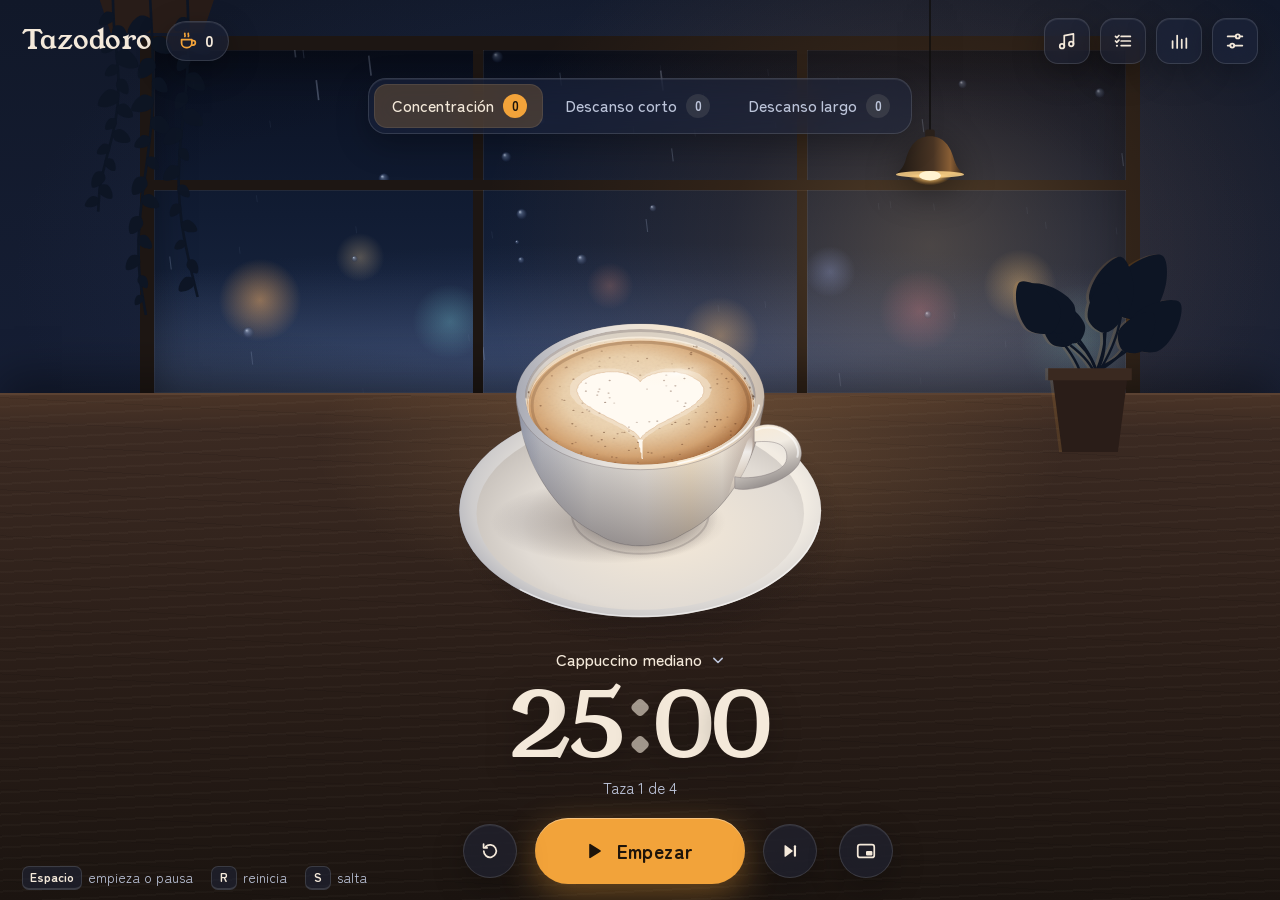
<file: index.html>
<!doctype html>
<html lang="es">
<head>
  <meta charset="utf-8">
  <meta name="viewport" content="width=device-width, initial-scale=1, viewport-fit=cover">
  <title>Tazodoro</title>
  <meta name="description" content="Un Pomodoro de café: tu bebida se vacía al ritmo del tiempo y se vuelve a llenar en los descansos.">
  <meta property="og:title" content="Tazodoro">
  <meta property="og:description" content="Un Pomodoro de café: tu bebida se vacía al ritmo del tiempo y se vuelve a llenar en los descansos.">
  <meta property="og:type" content="website">
  <meta name="theme-color" content="#141B2E">
  <meta name="color-scheme" content="dark">
  <link rel="manifest" href="manifest.webmanifest">
  <link rel="icon" href="data:image/svg+xml,%3Csvg xmlns='http://www.w3.org/2000/svg' viewBox='0 0 32 32'%3E%3Cpath d='M6 9h17v11a6 6 0 0 1-6 6h-5a6 6 0 0 1-6-6z' fill='%23F4E9DA'/%3E%3C/svg%3E">
  <link rel="preconnect" href="https://fonts.googleapis.com">
  <link rel="preconnect" href="https://fonts.gstatic.com" crossorigin>
  <link rel="stylesheet" href="https://fonts.googleapis.com/css2?family=Young+Serif&family=Zen+Maru+Gothic:wght@400;500;700&display=swap">
  <link rel="stylesheet" href="css/base.css">
  <link rel="stylesheet" href="css/escena.css">
  <link rel="stylesheet" href="css/paneles.css">
  <link rel="stylesheet" href="css/temas/nocturna.css">
  <link rel="stylesheet" href="css/temas/kawaii.css">
  <link rel="stylesheet" href="css/temas/retro.css">
  <link rel="stylesheet" href="css/temas/kraft.css">
  <!-- precargas: generado por herramientas/precargas.mjs -->
  <link rel="modulepreload" href="js/textos.js">
  <link rel="modulepreload" href="js/estado.js">
  <link rel="modulepreload" href="js/temporizador.js">
  <link rel="modulepreload" href="js/registros.js">
  <link rel="modulepreload" href="js/bebidas/catalogo.js">
  <link rel="modulepreload" href="js/bebidas/escena.js">
  <link rel="modulepreload" href="js/util/tiempo.js">
  <link rel="modulepreload" href="js/ui/controles.js">
  <link rel="modulepreload" href="js/ui/carta.js">
  <link rel="modulepreload" href="js/ui/ajustes.js">
  <link rel="modulepreload" href="js/ui/dialogo.js">
  <link rel="modulepreload" href="js/ui/prueba.js">
  <link rel="modulepreload" href="js/ui/avisos.js">
  <link rel="modulepreload" href="js/audio/motor.js">
  <link rel="modulepreload" href="js/audio/campanita.js">
  <link rel="modulepreload" href="js/audio/ambientes.js">
  <link rel="modulepreload" href="js/ui/sonidos.js">
  <link rel="modulepreload" href="js/ui/tareas.js">
  <link rel="modulepreload" href="js/ui/estadisticas.js">
  <link rel="modulepreload" href="js/ui/flotante.js">
  <link rel="modulepreload" href="js/tareas.js">
  <link rel="modulepreload" href="js/temas.js">
  <link rel="modulepreload" href="js/nombres.js">
  <link rel="modulepreload" href="js/bebidas/renderizador.js">
  <link rel="modulepreload" href="js/bebidas/maquinas.js">
  <link rel="modulepreload" href="js/util/azar.js">
  <link rel="modulepreload" href="js/util/svg.js">
  <link rel="modulepreload" href="js/ui/iconos.js">
  <link rel="modulepreload" href="js/ui/reloj.js">
  <link rel="modulepreload" href="js/estadisticas.js">
  <link rel="modulepreload" href="js/bebidas/partes.js">
  <link rel="modulepreload" href="js/fondos/nocturna.js">
  <link rel="modulepreload" href="js/fondos/kawaii.js">
  <link rel="modulepreload" href="js/fondos/retro.js">
  <link rel="modulepreload" href="js/fondos/kraft.js">
  <link rel="modulepreload" href="js/bebidas/recipientes.js">
  <link rel="modulepreload" href="js/bebidas/detalles.js">
  <link rel="modulepreload" href="js/bebidas/flotantes.js">
  <link rel="modulepreload" href="js/bebidas/restos.js">
  <link rel="modulepreload" href="js/bebidas/opaco.js">
  <link rel="modulepreload" href="js/bebidas/vidrio.js">
  <link rel="modulepreload" href="js/bebidas/capas.js">
  <link rel="modulepreload" href="js/bebidas/carita.js">
  <link rel="modulepreload" href="js/util/color.js">
  <link rel="modulepreload" href="js/bebidas/texturas.js">
  <link rel="modulepreload" href="js/bebidas/artes.js">
  <!-- /precargas -->
  <script type="module" src="js/main.js"></script>
</head>
<body>
  <div class="app" data-tema="nocturna">
    <div class="fondo" aria-hidden="true"></div>

    <header class="barra">
      <div class="marca">
        <h1 class="marca-nombre" data-t="app.nombre"></h1>
        <button class="racha vidrio" type="button" data-accion="racha" aria-haspopup="dialog"><span class="racha-icono"></span><span class="racha-numero" aria-hidden="true">0</span></button>
      </div>
      <div class="barra-iconos">
        <button class="boton-icono vidrio" type="button" data-accion="sonidos" aria-haspopup="dialog" data-t-aria="barra.musica" data-t-title="barra.musica"></button>
        <button class="boton-icono vidrio" type="button" data-accion="tareas" aria-haspopup="dialog" data-t-aria="barra.tareas" data-t-title="barra.tareas"></button>
        <button class="boton-icono vidrio" type="button" data-accion="estadisticas" aria-haspopup="dialog" data-t-aria="barra.estadisticas" data-t-title="barra.estadisticas"></button>
        <button class="boton-icono vidrio" type="button" data-accion="ajustes" aria-haspopup="dialog" data-t-aria="barra.ajustes" data-t-title="barra.ajustes"></button>
      </div>
    </header>

    <nav class="bloques vidrio" data-t-aria="bloques.grupo">
      <button class="bloque" type="button" data-bloque="foco" aria-pressed="true">
        <span class="bloque-nombre" data-t="bloques.foco"></span>
        <span class="bloque-breve" data-t="bloques.focoBreve" aria-hidden="true"></span>
        <span class="contador" aria-hidden="true">0</span>
      </button>
      <button class="bloque" type="button" data-bloque="corto" aria-pressed="false">
        <span class="bloque-nombre" data-t="bloques.corto"></span>
        <span class="bloque-breve" data-t="bloques.cortoBreve" aria-hidden="true"></span>
        <span class="contador" aria-hidden="true">0</span>
      </button>
      <button class="bloque" type="button" data-bloque="largo" aria-pressed="false">
        <span class="bloque-nombre" data-t="bloques.largo"></span>
        <span class="bloque-breve" data-t="bloques.largoBreve" aria-hidden="true"></span>
        <span class="contador" aria-hidden="true">0</span>
      </button>
    </nav>

    <main class="centro">
      <div class="escena" role="img"></div>
      <p class="mensaje vidrio" role="status"></p>
      <div class="mando">
        <button class="pedido" type="button" aria-haspopup="dialog" aria-expanded="false" data-t-title="pedido.abrir">
          <span class="pedido-texto"></span><span class="pedido-flecha"></span>
        </button>
        <div class="reloj" role="timer"><span class="reloj-cifras"></span></div>
        <p class="estado-linea"></p>
        <button class="tarea-activa" type="button" aria-haspopup="dialog" data-t-title="tareas.abrir" hidden><span class="tarea-activa-icono"></span><span class="visualmente-oculto" data-t="tareas.enCursoPrefijo"></span><span class="tarea-activa-texto"></span></button>
        <div class="controles">
          <button class="boton-redondo vidrio" type="button" data-accion="reiniciar" data-t-aria="controles.reiniciar" data-t-title="controles.reiniciar"></button>
          <button class="boton-principal" type="button"><span class="principal-icono"></span><span class="principal-texto"></span></button>
          <button class="boton-redondo vidrio" type="button" data-accion="saltar"></button>
          <button class="boton-redondo vidrio boton-flotante-abrir" type="button" data-accion="flotante" aria-pressed="false"></button>
        </div>
      </div>
    </main>

    <footer class="pie">
      <p class="atajos">
        <span class="atajo"><kbd data-t="atajos.espacio"></kbd> <span data-t="atajos.espacioAccion"></span></span>
        <span class="atajo"><kbd data-t="atajos.r"></kbd> <span data-t="atajos.rAccion"></span></span>
        <span class="atajo"><kbd data-t="atajos.s"></kbd> <span data-t="atajos.sAccion"></span></span>
      </p>
    </footer>

    <div class="anuncios visualmente-oculto" aria-live="polite" aria-atomic="true"></div>
  </div>
</body>
</html>
</file>
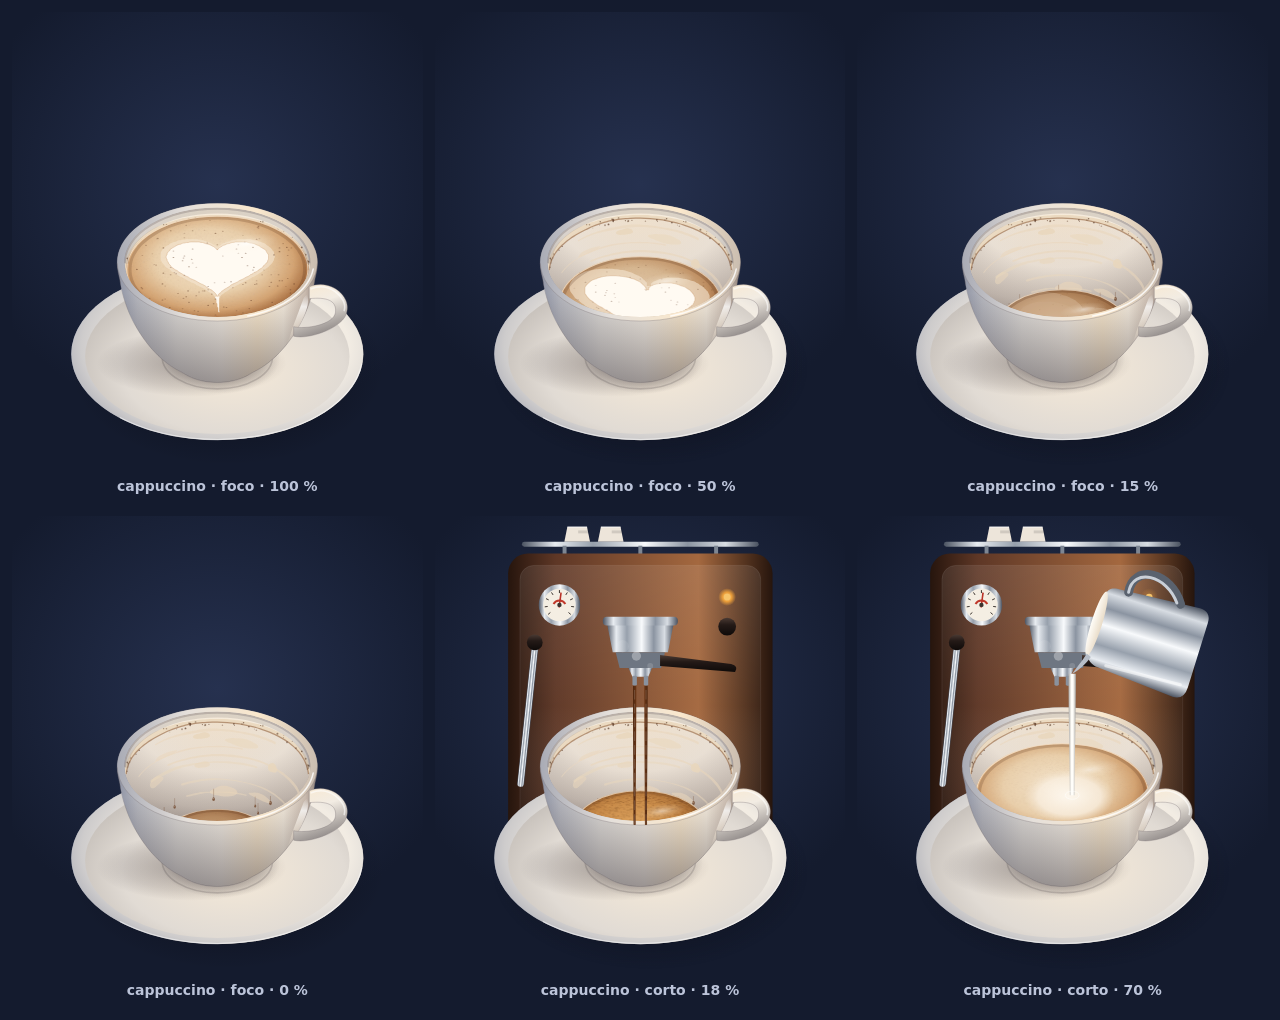
<file: herramientas/laboratorio.html>
<!doctype html>
<html lang="es">
<head>
  <meta charset="utf-8">
  <meta name="viewport" content="width=device-width, initial-scale=1">
  <title>Laboratorio de bebidas</title>
  <link rel="stylesheet" href="../css/base.css">
  <link rel="stylesheet" href="../css/escena.css">
  <link rel="stylesheet" href="../css/temas/nocturna.css">
  <style>
    /* Herramienta de desarrollo: muestra una bebida en grande en varios estados a la vez.
       Uso: laboratorio.html?bebida=cappuccino&estados=foco:1,foco:0.5,foco:0,corto:0.2&escala=1&quieto=1 */
    body { margin: 0; background: #10162a; }
    .app { display: block; min-height: 100vh; padding: 12px; }
    .rejilla { display: grid; grid-template-columns: repeat(auto-fill, minmax(var(--ancho, 360px), 1fr)); gap: 12px; }
    figure { margin: 0; padding: 8px 8px 10px; border-radius: 14px; background: radial-gradient(90% 70% at 50% 35%, #26314f, #141b2e 70%), #141b2e; }
    figure .escena { width: 100%; }
    figcaption { color: #bcc4d9; font: 600 14px system-ui, sans-serif; text-align: center; margin-top: 4px; }
  </style>
</head>
<body>
  <div class="app" data-tema="nocturna"><div class="rejilla"></div></div>
  <script type="module">
    import { crearEscena } from '../js/bebidas/escena.js';
    import { obtenerBebida } from '../js/bebidas/catalogo.js';

    const parametros = new URLSearchParams(location.search);
    const bebida = obtenerBebida(parametros.get('bebida') || 'cappuccino');
    const escala = Number(parametros.get('escala') || 1);
    const movimiento = parametros.get('quieto') !== '1';
    const estados = (parametros.get('estados') || 'foco:1,foco:0.5,foco:0.15,foco:0,corto:0.18,corto:0.7').split(',');
    if (parametros.get('ancho')) document.documentElement.style.setProperty('--ancho', `${parametros.get('ancho')}px`);
    const rejilla = document.querySelector('.rejilla');
    if (!movimiento) document.querySelector('.app').classList.add('sin-transiciones');

    for (const estado of estados) {
      const [bloque, valor] = estado.split(':');
      const nivel = Number(valor);
      const figura = document.createElement('figure');
      const contenedor = document.createElement('div');
      const pie = document.createElement('figcaption');
      pie.textContent = `${bebida.id} · ${bloque} · ${Math.round(nivel * 100)} %`;
      figura.append(contenedor, pie);
      rejilla.append(figura);
      const escena = crearEscena(contenedor, { movimiento });
      escena.mostrar(bebida, escala);
      escena.actualizar({ nivel, bloque, fase: bloque === 'foco' ? 'pausado' : 'corriendo' });
      if (bloque === 'foco') escena.pausar(!movimiento);
    }
  </script>
</body>
</html>
</file>
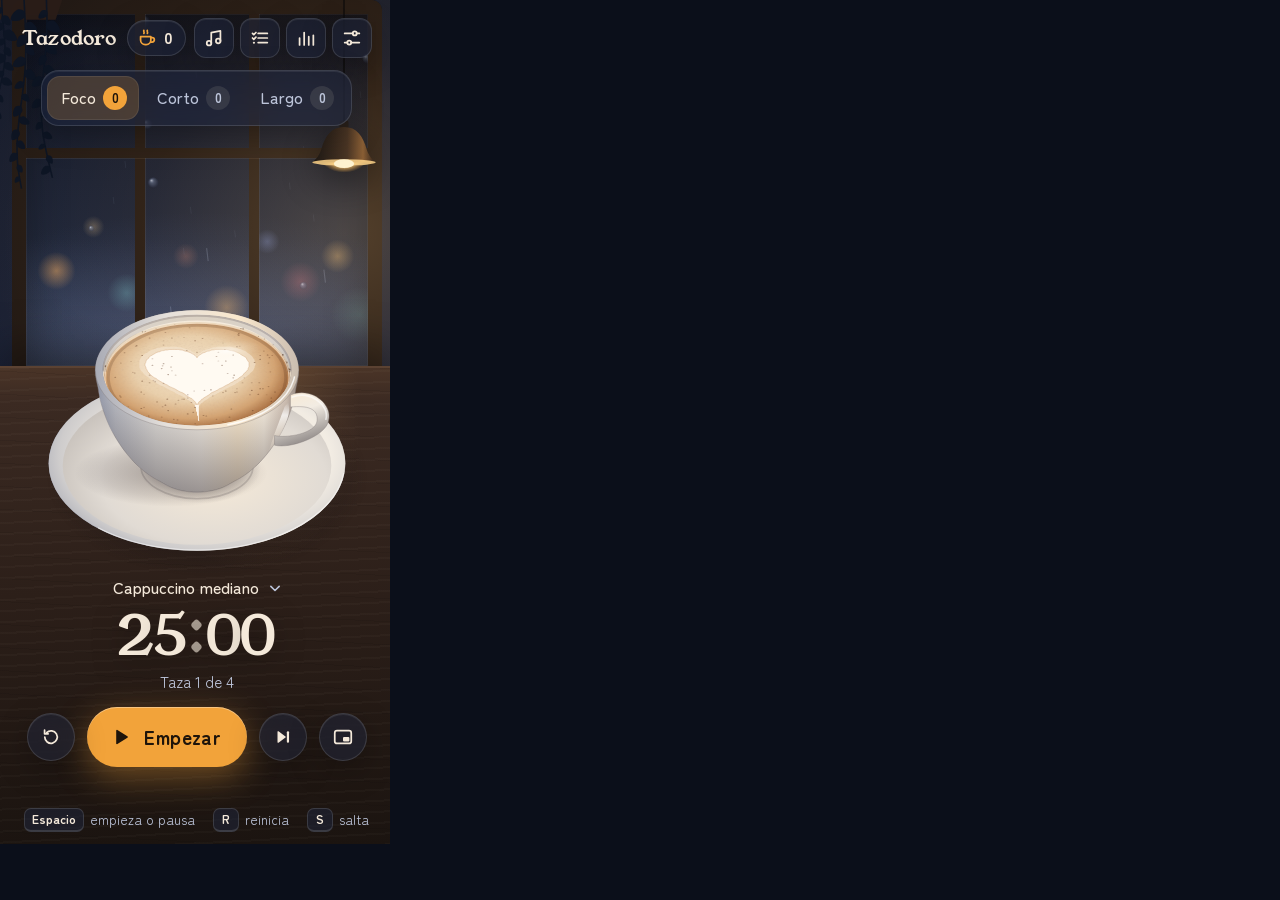
<file: herramientas/marco.html>
<!doctype html>
<html lang="es">
<head>
  <meta charset="utf-8">
  <title>Marco de celular</title>
  <style>
    /* Herramienta de capturas: muestra la app en un marco del ancho de un celular.
       Edge sin ventana no baja de cierto ancho en Windows; el marco sí mide 390 px. */
    html, body { margin: 0; background: #0b0f1a; }
    iframe { display: block; border: 0; }
  </style>
</head>
<body>
  <iframe id="marco" title="Tazodoro"></iframe>
  <script>
    const parametros = new URLSearchParams(location.search);
    const marco = document.getElementById('marco');
    marco.width = parametros.get('ancho') || 390;
    marco.height = parametros.get('alto') || 844;
    marco.src = parametros.get('url') || '../';
  </script>
</body>
</html>
</file>
<file: css/base.css>
/* Estilos base de Tazodoro. Los temas solo cambian variables (css/temas/*.css). */

*,
*::before,
*::after { box-sizing: border-box; }

html { -webkit-text-size-adjust: 100%; text-size-adjust: 100%; }
body { margin: 0; background: var(--fondo, #141b2e); color: var(--texto, #f4e9da); }
h1, h2, h3, p { margin: 0; }
button, input, select { font: inherit; color: inherit; }
button { cursor: pointer; }
button:disabled { cursor: not-allowed; }
svg { display: block; }
[hidden] { display: none !important; }

.app {
  /* Valores por defecto; cada tema los redefine. */
  --fondo: #141b2e;
  --texto: #f4e9da;
  --texto-suave: #b9c2d8;
  --acento: #f2a33a;
  --acento-texto: #1e140a;
  --acento-hover: #ffb85c;
  /* Variantes del acento con contraste AA sobre los paneles (los temas claros las oscurecen). */
  --enlace: var(--acento);
  --grafico: var(--acento);
  --acento-icono: var(--acento);
  --vidrio: rgba(28, 36, 58, 0.55);
  --vidrio-fuerte: rgba(22, 28, 46, 0.9);
  --vidrio-borde: rgba(255, 255, 255, 0.13);
  --vidrio-brillo: rgba(255, 255, 255, 0.07);
  --activo: rgba(242, 163, 58, 0.2);
  --foco: #ffd08a;
  --sombra-suave: 0 10px 32px rgba(0, 0, 0, 0.28);
  --radio: 16px;
  --radio-grande: 24px;
  --fuente-display: Georgia, 'Times New Roman', serif;
  --fuente-ui: system-ui, -apple-system, 'Segoe UI', sans-serif;
  --alto-escena: clamp(230px, calc(100dvh - 425px), 600px);

  position: relative;
  min-height: 100vh;
  min-height: 100dvh;
  display: grid;
  grid-template-rows: auto auto 1fr auto;
  overflow: hidden;
  color: var(--texto);
  background: var(--fondo);
  font-family: var(--fuente-ui);
  font-size: 16px;
  line-height: 1.45;
  padding: max(14px, env(safe-area-inset-top)) max(16px, env(safe-area-inset-right)) max(10px, env(safe-area-inset-bottom)) max(16px, env(safe-area-inset-left));
  isolation: isolate;
}

.fondo { position: absolute; inset: 0; z-index: -1; overflow: hidden; pointer-events: none; }

.vidrio {
  background: var(--vidrio);
  border: 1px solid var(--vidrio-borde);
  -webkit-backdrop-filter: blur(14px) saturate(1.25);
  backdrop-filter: blur(14px) saturate(1.25);
  box-shadow: inset 0 1px 0 var(--vidrio-brillo), var(--sombra-suave);
}

:focus { outline: none; }
:focus-visible { outline: 2px solid var(--foco); outline-offset: 3px; }

.visualmente-oculto {
  position: absolute !important;
  width: 1px; height: 1px;
  margin: -1px; padding: 0; border: 0;
  overflow: hidden; clip: rect(0 0 0 0); clip-path: inset(50%);
  white-space: nowrap;
}

/* ---------- Barra superior ---------- */
.barra { display: flex; align-items: center; justify-content: space-between; gap: 12px; padding: 4px 6px 0; }
.marca { display: flex; align-items: center; gap: 14px; min-width: 0; }
.marca-nombre { font-family: var(--fuente-marca, var(--fuente-display)); font-weight: 400; font-size: clamp(1.35rem, 2.6vw, 1.7rem); letter-spacing: 0.01em; line-height: 1; white-space: nowrap; }
.racha { display: inline-flex; align-items: center; gap: 6px; height: 40px; padding: 0 14px 0 10px; border-radius: 999px; font-weight: 700; font-variant-numeric: tabular-nums; transition: background-color 0.2s, border-color 0.2s; }
.racha:hover { background: var(--vidrio-fuerte); border-color: color-mix(in srgb, var(--texto) 24%, transparent); }
.racha-icono { color: var(--acento-icono); width: 22px; height: 22px; }
.racha-icono svg { width: 100%; height: 100%; }
.barra-iconos { display: flex; gap: 10px; }
.boton-icono { position: relative; width: 46px; height: 46px; display: grid; place-items: center; border-radius: 14px; padding: 0; transition: background-color 0.2s, border-color 0.2s; }
/* Punto de color: hay sonidos de ambiente encendidos. */
.boton-icono[data-sonando='true']::after { content: ''; position: absolute; top: 8px; right: 8px; width: 7px; height: 7px; border-radius: 50%; background: var(--acento); box-shadow: 0 0 0 2px var(--fondo); }
.boton-icono svg { width: 22px; height: 22px; }
.boton-icono:hover { background: var(--vidrio-fuerte); border-color: color-mix(in srgb, var(--texto) 24%, transparent); }

/* ---------- Pestañas de bloque ---------- */
.bloques { justify-self: center; display: flex; gap: 4px; padding: 5px; margin-top: 14px; border-radius: 18px; max-width: 100%; }
.bloque {
  display: inline-flex; align-items: center; gap: 9px;
  min-height: 44px; padding: 0 16px 0 18px;
  border: 0; border-radius: 13px; background: transparent;
  color: var(--texto-suave); font-weight: 500; white-space: nowrap;
  transition: background-color 0.25s, color 0.25s;
}
.bloque:hover { color: var(--texto); }
.bloque[aria-pressed='true'] { background: var(--activo); color: var(--texto); box-shadow: inset 0 0 0 1px rgba(255, 255, 255, 0.08); }
.bloque-breve { display: none; }
.contador {
  display: inline-grid; place-items: center; min-width: 24px; height: 24px; padding: 0 6px;
  border-radius: 999px; background: color-mix(in srgb, var(--texto) 10%, transparent); font-size: 0.82rem; font-weight: 700; font-variant-numeric: tabular-nums;
}
.bloque[aria-pressed='true'] .contador { background: var(--acento); color: var(--acento-texto); }
.contador.sube { animation: sube-contador 0.7s cubic-bezier(0.3, 1.6, 0.5, 1); }
@keyframes sube-contador { 40% { transform: scale(1.35); } }

/* ---------- Centro ---------- */
.centro { position: relative; display: flex; flex-direction: column; align-items: center; justify-content: center; padding: 6px 0 4px; min-width: 0; }
/* Pedido, reloj, estado, tarea y botones: debajo de la bebida (o a su lado con el celular acostado). */
.mando { display: flex; flex-direction: column; align-items: center; min-width: 0; max-width: 100%; }
.escena {
  position: relative;
  width: min(calc(100vw - 32px), calc(var(--alto-escena) * 400 / 460));
  aspect-ratio: 400 / 460;
  flex: none;
}
.mensaje {
  position: absolute; top: 2%; left: 50%; z-index: 3;
  max-width: min(88vw, 420px); padding: 10px 18px; border-radius: 999px;
  text-align: center; font-weight: 500;
  opacity: 0; transform: translate(-50%, -6px); pointer-events: none;
  transition: opacity 0.4s ease, transform 0.4s ease;
}
.mensaje.visible { opacity: 1; transform: translate(-50%, 0); }
.mensaje:empty { display: none; }

.pedido {
  position: relative; z-index: 2;
  display: inline-flex; align-items: center; gap: 6px;
  margin-top: -4px; padding: 6px 10px 6px 14px; min-height: 40px;
  border: 1px solid transparent; border-radius: 999px; background: transparent;
  color: var(--texto); font-weight: 500; font-size: 1.02rem;
  transition: background-color 0.2s, border-color 0.2s;
}
.pedido:hover, .pedido[aria-expanded='true'] { background: var(--vidrio); border-color: var(--vidrio-borde); }
.pedido-flecha { width: 20px; height: 20px; color: var(--texto-suave); }
.pedido-flecha svg { width: 100%; height: 100%; }

.reloj {
  font-family: var(--fuente-display);
  font-size: clamp(3.4rem, min(8vw, 10vh), 5.6rem);
  line-height: 1; letter-spacing: 0.01em;
  margin-top: 2px; font-variant-numeric: tabular-nums lining-nums;
  text-shadow: 0 6px 30px rgba(0, 0, 0, 0.35);
  pointer-events: none;
}
.reloj-cifras { display: inline-flex; align-items: baseline; }
.cifra { display: inline-block; width: var(--ancho-cifra, 0.64em); text-align: center; }
.dos-puntos { display: inline-block; width: 0.32em; text-align: center; opacity: 0.6; transform: translateY(-0.06em); }
.estado-linea { margin-top: 6px; color: var(--texto-suave); font-size: 0.98rem; min-height: 1.45em; text-align: center; }

/* Tarea en curso: debajo del estado; al tocarla se abre la lista. */
.tarea-activa {
  display: inline-flex; align-items: center; gap: 8px;
  max-width: min(calc(100vw - 40px), 460px); min-height: 34px; margin-top: 8px; padding: 4px 14px 4px 10px;
  border: 1px solid var(--vidrio-borde); border-radius: 999px;
  background: color-mix(in srgb, var(--texto) 6%, transparent); color: var(--texto); font-size: 0.92rem;
  transition: background-color 0.2s, border-color 0.2s;
}
.tarea-activa:hover { background: var(--vidrio); border-color: color-mix(in srgb, var(--texto) 24%, transparent); }
.tarea-activa-icono { flex: none; width: 18px; height: 18px; color: var(--acento-icono); }
.tarea-activa-icono svg { width: 100%; height: 100%; }
.tarea-activa-texto { overflow: hidden; white-space: nowrap; text-overflow: ellipsis; }
/* Con la línea de la tarea, la escena cede su alto para que nada se salga de la pantalla. */
.app.con-tarea { --alto-escena: clamp(220px, calc(100dvh - 467px), 600px); }

.controles { position: relative; display: flex; align-items: center; gap: 18px; margin-top: 18px; }
/* La ventana flotante queda a un lado, para que Empezar siga centrado bajo la bebida. */
.boton-flotante-abrir { position: absolute; left: calc(100% + 22px); top: 50%; transform: translateY(-50%); }
.boton-flotante-abrir[aria-pressed='true'] { color: var(--acento-icono); border-color: color-mix(in srgb, var(--acento) 60%, transparent); }
.boton-redondo { width: 54px; height: 54px; display: grid; place-items: center; border-radius: 50%; padding: 0; transition: background-color 0.2s, border-color 0.2s; }
.boton-redondo svg { width: 22px; height: 22px; }
.boton-redondo:hover { background: var(--vidrio-fuerte); border-color: color-mix(in srgb, var(--texto) 24%, transparent); }
.boton-principal {
  display: inline-flex; align-items: center; justify-content: center; gap: 12px;
  min-width: 210px; height: 66px; padding: 0 34px 0 28px;
  border: 0; border-radius: 999px;
  background: var(--acento); color: var(--acento-texto);
  font-size: 1.22rem; font-weight: 700; letter-spacing: 0.02em;
  box-shadow: 0 10px 34px color-mix(in srgb, var(--acento) 38%, transparent), inset 0 1px 0 rgba(255, 255, 255, 0.35);
  transition: background-color 0.2s, transform 0.15s ease;
}
.boton-principal:hover { background: var(--acento-hover); }
.boton-principal:active { transform: scale(0.97); }
.principal-icono { width: 24px; height: 24px; }
.principal-icono svg { width: 100%; height: 100%; }

/* ---------- Pie ---------- */
.pie { display: flex; justify-content: flex-start; padding: 8px 6px 2px; color: var(--texto-suave); font-size: 0.85rem; }
/* En pantallas anchas los atajos van en la esquina y le dejan su fila a la bebida. */
@media (min-width: 900px) {
  .pie { position: absolute; left: max(16px, env(safe-area-inset-left)); bottom: max(10px, env(safe-area-inset-bottom)); padding: 0 6px; }
}
/* En pantallas táctiles no hay teclado a mano: los atajos sobran. */
@media (hover: none) and (pointer: coarse) {
  .pie { display: none; }
}
.atajos { display: flex; flex-wrap: wrap; gap: 6px 18px; }
.atajo { display: inline-flex; align-items: center; gap: 6px; }
kbd {
  display: inline-grid; place-items: center; min-width: 26px; height: 24px; padding: 0 7px;
  border-radius: 7px; border: 1px solid var(--vidrio-borde); border-bottom-width: 2px;
  background: var(--vidrio); color: var(--texto); font-family: inherit; font-size: 0.78rem; font-weight: 700;
}

/* ---------- La carta ---------- */
.dialogo.dialogo-carta { width: min(960px, calc(100vw - 24px)); }
.dialogo-carta .dialogo-cuerpo { gap: 24px; }
.carta-seccion { font-family: var(--fuente-titulos, var(--fuente-display)); font-weight: 400; font-size: 1.2rem; margin-bottom: 12px; }
.carta-tarjetas { display: grid; grid-template-columns: repeat(auto-fill, minmax(196px, 1fr)); gap: 12px; }
.tarjeta-bebida {
  display: grid; grid-template-rows: auto auto 1fr; justify-items: center; align-content: start; gap: 4px;
  padding: 10px 14px 16px; border-radius: 18px;
  border: 1px solid var(--vidrio-borde); background: color-mix(in srgb, var(--texto) 3%, transparent);
  color: var(--texto); text-align: center;
  transition: background-color 0.2s, border-color 0.2s;
}
.tarjeta-bebida:hover { background: color-mix(in srgb, var(--texto) 7%, transparent); }
.tarjeta-bebida[aria-pressed='true'] { border-color: var(--acento); background: var(--activo); }
.tarjeta-ilustracion { position: relative; display: block; width: 100%; aspect-ratio: 5 / 4; min-height: 0; }
.tarjeta-ilustracion svg { position: absolute; inset: 0; width: 100%; height: 100%; overflow: visible; }
.tarjeta-nombre { font-family: var(--fuente-titulos, var(--fuente-display)); font-size: 1.14rem; line-height: 1.2; margin-top: 2px; }
.tarjeta-frase { font-family: var(--fuente-mano, inherit); color: var(--texto-suave); font-size: 0.86rem; line-height: 1.35; max-width: 26ch; }
.carta-tamanos .opciones-tamano { max-width: 540px; }
.carta-ayuda { text-align: center; }
.opciones-tamano { display: grid; grid-template-columns: repeat(4, minmax(0, 1fr)); gap: 8px; }
.opcion-tamano {
  display: grid; justify-items: center; gap: 2px; padding: 10px 6px 9px; min-width: 86px;
  border-radius: 14px; border: 1px solid var(--vidrio-borde); background: color-mix(in srgb, var(--texto) 3%, transparent);
  color: var(--texto); transition: background-color 0.2s, border-color 0.2s;
}
.opcion-tamano:hover:not(:disabled) { background: color-mix(in srgb, var(--texto) 8%, transparent); }
.opcion-tamano[aria-checked='true'] { border-color: var(--acento); background: var(--activo); }
.opcion-tamano:disabled { opacity: 0.45; }
.opcion-icono { width: 34px; height: 34px; color: var(--acento-icono); }
.opcion-icono svg { width: 100%; height: 100%; }
.opcion-nombre { font-weight: 700; font-size: 0.9rem; }
.opcion-minutos { color: var(--texto-suave); font-size: 0.8rem; font-variant-numeric: tabular-nums; }
.personalizada { margin-top: 14px; display: grid; gap: 6px; font-size: 0.9rem; color: var(--texto-suave); }
.personalizada[hidden] { display: none; }
.personalizada-fila { display: flex; align-items: center; gap: 12px; }
.personalizada-fila output { min-width: 56px; color: var(--texto); font-weight: 700; font-variant-numeric: tabular-nums; }
.nota-bloqueo { display: none; margin-top: 12px; font-size: 0.85rem; color: var(--texto-suave); max-width: 420px; }
.dialogo-carta.bloqueado .nota-bloqueo { display: block; }

input[type='range'] { flex: 1; accent-color: var(--acento); min-height: 28px; }

/* ---------- Diálogos ---------- */
.dialogo {
  width: min(560px, calc(100vw - 24px)); max-height: min(86dvh, 760px);
  padding: 0; border: 1px solid var(--vidrio-borde); border-radius: var(--radio-grande);
  background: var(--vidrio-fuerte); color: var(--texto);
  box-shadow: 0 30px 80px rgba(0, 0, 0, 0.5);
}
.dialogo::backdrop { background: rgba(6, 8, 16, 0.55); -webkit-backdrop-filter: blur(3px); backdrop-filter: blur(3px); }
.dialogo-cuerpo { padding: 22px 24px 24px; display: grid; gap: 20px; }
.dialogo-cabecera { display: flex; align-items: center; justify-content: space-between; gap: 12px; }
.dialogo-titulo { font-family: var(--fuente-titulos, var(--fuente-display)); font-weight: 400; font-size: 1.5rem; }
.dialogo-texto { color: var(--texto-suave); }
.dialogo-botones { display: flex; justify-content: flex-end; gap: 10px; flex-wrap: wrap; }
.dialogo-confirmar { width: min(440px, calc(100vw - 24px)); }

.boton-suave, .boton-acento, .boton-texto {
  min-height: 42px; padding: 0 16px; border-radius: 12px; font-weight: 700;
  transition: background-color 0.2s, border-color 0.2s;
}
.boton-suave { border: 1px solid var(--vidrio-borde); background: color-mix(in srgb, var(--texto) 6%, transparent); }
.boton-suave:hover { background: color-mix(in srgb, var(--texto) 12%, transparent); }
.boton-acento { border: 0; background: var(--acento); color: var(--acento-texto); }
.boton-acento:hover { background: var(--acento-hover); }
.boton-texto { border: 0; background: none; color: var(--enlace); padding: 0 4px; justify-self: start; text-decoration: underline; text-underline-offset: 3px; }

.grupo-ajustes { display: grid; gap: 12px; }
.grupo-ajustes h3 { font-size: 1rem; font-weight: 700; }
.nota { font-size: 0.88rem; color: var(--texto-suave); }
.nota[hidden] { display: none; }
.rejilla-tiempos { display: grid; grid-template-columns: repeat(3, minmax(0, 1fr)); gap: 10px; }
.campo { display: grid; gap: 6px; }
.campo-etiqueta { font-size: 0.86rem; color: var(--texto-suave); }
.entrada-numero { display: flex; align-items: center; gap: 6px; padding: 0 12px; min-height: 44px; border-radius: 12px; border: 1px solid var(--vidrio-borde); background: color-mix(in srgb, var(--fondo) 55%, transparent); }
.entrada-numero:focus-within { border-color: var(--acento); }
.entrada-numero input { width: 100%; min-width: 0; border: 0; background: none; font-weight: 700; font-variant-numeric: tabular-nums; }
.entrada-numero input:focus-visible { outline: none; }
.unidad { color: var(--texto-suave); font-size: 0.85rem; }
.fila { display: flex; align-items: center; gap: 12px; }

.interruptor { display: flex; align-items: center; gap: 12px; min-height: 40px; cursor: pointer; }
.interruptor input { position: absolute; opacity: 0; width: 1px; height: 1px; }
.interruptor-pista { position: relative; flex: none; width: 46px; height: 28px; border-radius: 999px; background: color-mix(in srgb, var(--texto) 16%, transparent); transition: background-color 0.2s; }
.interruptor-pista::after { content: ''; position: absolute; top: 3px; left: 3px; width: 22px; height: 22px; border-radius: 50%; background: var(--texto); transition: transform 0.2s ease; }
.interruptor input:checked + .interruptor-pista { background: var(--acento); }
.interruptor input:checked + .interruptor-pista::after { transform: translateX(18px); background: var(--acento-texto); }
.interruptor input:focus-visible + .interruptor-pista { outline: 2px solid var(--foco); outline-offset: 3px; }

/* Selector de temas: cada opción es una miniatura con la letra y los colores de su tema. */
.selector-temas { display: grid; grid-template-columns: repeat(2, minmax(0, 1fr)); gap: 10px; }
.vista-tema {
  display: grid; gap: 4px; padding: 8px 8px 12px; text-align: left;
  border-radius: 16px; border: 1px solid var(--vidrio-borde); background: color-mix(in srgb, var(--texto) 4%, transparent); color: var(--texto);
  transition: background-color 0.2s, border-color 0.2s;
}
.vista-tema:hover { background: color-mix(in srgb, var(--texto) 9%, transparent); }
.vista-tema[aria-checked='true'] { border-color: var(--acento); box-shadow: inset 0 0 0 1px var(--acento); background: var(--activo); }
.vista-escena { position: relative; display: block; height: 96px; border-radius: 11px; overflow: hidden; margin-bottom: 4px; }
.vista-reloj { position: absolute; left: 50%; top: 18%; transform: translateX(-50%); font-size: 1.7rem; line-height: 1; white-space: nowrap; }
.vista-boton { position: absolute; left: 50%; bottom: 13%; width: 58px; height: 16px; transform: translateX(-50%); }
.vista-nombre { font-weight: 700; padding: 0 4px; }
.vista-frase { padding: 0 4px; color: var(--texto-suave); font-size: 0.84rem; line-height: 1.35; }

/* ---------- Modo de prueba ---------- */
/* ?prueba=1&quieto=1: sin transiciones, para capturas exactas. */
.app.sin-transiciones *,
.app.sin-transiciones *::before,
.app.sin-transiciones *::after { transition: none !important; }

.panel-prueba {
  position: fixed; right: 14px; bottom: 14px; z-index: 30; width: 250px;
  display: grid; gap: 8px; padding: 14px; border-radius: 16px;
  background: rgba(10, 12, 20, 0.88); border: 1px dashed rgba(255, 208, 138, 0.5);
  font-size: 0.85rem; color: #f4e9da;
}
.prueba-titulo { font-weight: 700; color: #ffd08a; }
.prueba-nota { color: #b9c2d8; }
.prueba-botones { display: flex; gap: 8px; }
.prueba-botones .boton-suave { flex: 1; min-height: 36px; padding: 0 8px; font-size: 0.82rem; }

/* ---------- Pantallas angostas ---------- */
@media (max-width: 600px) {
  .app { --alto-escena: clamp(230px, calc(100dvh - 400px), 470px); }
  .app.con-tarea { --alto-escena: clamp(210px, calc(100dvh - 442px), 470px); }
  .app.modo-prueba.con-tarea { --alto-escena: clamp(190px, calc(100dvh - 500px), 470px); }
  .marca { gap: 10px; }
  .marca-nombre { font-size: 1.25rem; }
  .racha { height: 36px; padding: 0 12px 0 8px; }
  .barra { gap: 8px; }
  .barra-iconos { gap: 6px; }
  .boton-icono { width: 40px; height: 40px; border-radius: 12px; }
  .boton-icono[data-sonando='true']::after { top: 6px; right: 6px; }
  .bloques { margin-top: 12px; }
  .bloque { padding: 0 12px 0 14px; gap: 7px; }
  .bloque-nombre { display: none; }
  .bloque-breve { display: inline; }
  .controles { gap: 12px; margin-top: 14px; }
  .boton-principal { min-width: 160px; height: 60px; padding: 0 24px 0 20px; }
  .boton-redondo { width: 48px; height: 48px; }
  .boton-flotante-abrir { position: static; transform: none; }
  .pie { justify-content: center; }
  .opciones-tamano { grid-template-columns: repeat(2, minmax(0, 1fr)); }
  .carta-tarjetas { grid-template-columns: repeat(2, minmax(0, 1fr)); gap: 10px; }
  .tarjeta-bebida { padding: 8px 8px 12px; }
  .tarjeta-frase { font-size: 0.8rem; }
  .dialogo-cuerpo { padding: 18px 16px 20px; }
  .rejilla-tiempos { grid-template-columns: repeat(2, minmax(0, 1fr)); }
  /* En celular el panel de prueba es una barra compacta al pie que no tapa los botones. */
  .app.modo-prueba { padding-bottom: 92px; }
  .panel-prueba { left: 8px; right: 8px; bottom: 8px; width: auto; gap: 6px; padding: 10px 12px; grid-template-columns: 1fr auto; align-items: center; }
  .prueba-titulo { grid-column: 1; }
  .prueba-nota, .panel-prueba label { display: none; }
  .panel-prueba input { grid-column: 1; grid-row: 2; }
  .prueba-botones { grid-column: 2; grid-row: 1 / span 2; flex-direction: column; gap: 6px; }
  .prueba-botones .boton-suave { min-height: 30px; }
}

/* Celulares de 320 px: el nombre queda para los lectores de pantalla (y en la pestaña). */
@media (max-width: 340px) {
  .marca-nombre { position: absolute; width: 1px; height: 1px; overflow: hidden; clip-path: inset(50%); white-space: nowrap; }
  .boton-flotante-abrir { display: none; }
}

/* Celulares de 360 px: la barra entra completa. */
@media (max-width: 380px) {
  .marca { gap: 8px; }
  .marca-nombre { font-size: 1.1rem; }
  .racha { padding: 0 10px 0 7px; gap: 4px; }
  .barra-iconos { gap: 4px; }
  .boton-icono { width: 36px; height: 36px; }
  .boton-icono svg { width: 20px; height: 20px; }
  .controles { gap: 8px; }
  .boton-principal { min-width: 148px; }
}

@media (max-height: 640px) and (min-width: 601px) {
  .app { --alto-escena: clamp(200px, calc(100dvh - 380px), 520px); }
  .app.con-tarea { --alto-escena: clamp(190px, calc(100dvh - 422px), 520px); }
}

/* En fila: la bebida a la izquierda; pedido, reloj y botones a la derecha.
   Celular acostado, o ventana ancha y baja (laptop con la barra del navegador), donde apilada la bebida quedaría chica.
   El mismo par de condiciones se repite en los temas que ocultan adornos en esta vista. */
@media (orientation: landscape) and (max-height: 500px), (min-aspect-ratio: 3/2) and (max-height: 720px) {
  .app, .app.con-tarea { --alto-escena: calc(100dvh - 150px); }
  .centro { flex-direction: row; gap: clamp(16px, 5vw, 72px); padding: 2px 0; }
  .reloj { font-size: clamp(2.6rem, 14vh, 5.6rem); }
  .tarea-activa { max-width: min(46vw, 400px); }
  .boton-flotante-abrir { position: static; transform: none; }
}
/* Solo el celular acostado: todo más compacto y sin atajos. */
@media (orientation: landscape) and (max-height: 500px) {
  .app { padding-top: max(8px, env(safe-area-inset-top)); }
  .bloques { margin-top: 8px; }
  .bloque { min-height: 40px; padding: 0 12px 0 14px; gap: 7px; }
  .bloque-nombre { display: none; }
  .bloque-breve { display: inline; }
  .estado-linea { margin-top: 2px; }
  .tarea-activa { margin-top: 6px; }
  .controles { gap: 10px; margin-top: 10px; }
  .boton-principal { min-width: 150px; height: 52px; padding: 0 22px 0 18px; font-size: 1.1rem; }
  .boton-redondo { width: 46px; height: 46px; }
  .pie { display: none; }
  /* El panel del modo de prueba taparía el reloj: acostado no se muestra (de pie, sí). */
  .panel-prueba { display: none; }
}
/* En fila y con ancho de sobra: las pestañas suben a la barra (con nombres cortos en el celular, completos en la laptop). */
@media (orientation: landscape) and (max-height: 500px) and (min-width: 800px), (min-aspect-ratio: 3/2) and (max-height: 720px) and (min-width: 1100px) {
  .app { grid-template-rows: auto 1fr; }
  .app, .app.con-tarea { --alto-escena: calc(100dvh - 86px); }
  .barra, .bloques { grid-row: 1; grid-column: 1; }
  .bloques { justify-self: center; align-self: center; margin-top: 0; }
  .centro { grid-row: 2; }
}

@media (prefers-reduced-motion: reduce) {
  *, *::before, *::after { transition-duration: 0.01ms !important; }
  .contador.sube { animation: none; }
}
</file>
<file: css/escena.css>
/* Escena de la bebida: capas apiladas que comparten el viewBox 400 × 460. */

.escena .capa { position: absolute; inset: 0; width: 100%; height: 100%; overflow: visible; }
.capa-bebidas { pointer-events: none; }
.bebida-svg { position: absolute; inset: 0; width: 100%; height: 100%; overflow: visible; transition: opacity 0.6s ease; }
.bebida-svg.entrando, .bebida-svg.saliendo { opacity: 0; }

/* Máquina del descanso: entra desde atrás de la taza. */
.capa-maquina {
  opacity: 0;
  transform: translateY(16px) scale(0.97);
  transform-origin: 50% 85%;
  transition: opacity 0.7s ease, transform 0.9s cubic-bezier(0.2, 0.8, 0.2, 1);
  pointer-events: none;
}
.capa-maquina.visible { opacity: 1; transform: none; }
.capa-maquina .cafetera-luz { opacity: 0.2; transition: opacity 0.6s ease; }
.capa-maquina.sirviendo .cafetera-luz { opacity: 0.95; }

/* Jarrita de leche: llega desde arriba a la derecha. */
.capa-jarra {
  opacity: 0;
  transform: translate(26px, -24px) rotate(5deg);
  transform-origin: 70% 30%;
  transition: opacity 0.5s ease, transform 0.7s cubic-bezier(0.2, 0.8, 0.2, 1);
  pointer-events: none;
}
.capa-jarra.visible { opacity: 1; transform: none; }
.capa-jarra .herramienta { opacity: 0; transition: opacity 0.4s ease; }
.capa-jarra .herramienta.activa { opacity: 1; }

/* Vapor: cada voluta es su propia capa y solo se anima con transform y opacity. */
.capa-vapor { pointer-events: none; opacity: var(--calor, 1); transition: opacity 2.5s linear; }
.vapor { position: absolute; }
.voluta {
  position: absolute; bottom: 0; left: var(--x);
  width: 24%; height: 100%;
  transform-origin: 50% 100%;
  opacity: 0;
  animation: subir-vapor var(--dur) cubic-bezier(0.33, 0.1, 0.5, 1) var(--retraso) infinite;
  will-change: transform, opacity;
}
.voluta svg { width: 100%; height: 100%; overflow: visible; filter: blur(2.6px); }
.vapor[data-volutas='0'] .voluta { display: none; }
.vapor[data-volutas='1'] .voluta:nth-child(n + 2) { display: none; }
.vapor[data-volutas='2'] .voluta:nth-child(n + 3) { display: none; }
.vapor[data-volutas='3'] .voluta:nth-child(n + 4) { display: none; }

@keyframes subir-vapor {
  0% { transform: translate3d(0, 14%, 0) scale(0.65, 0.75); opacity: 0; }
  22% { opacity: 0.85; }
  60% { transform: translate3d(var(--deriva), -18%, 0) scale(1, 1.05); opacity: 0.55; }
  100% { transform: translate3d(calc(var(--deriva) * -0.6), -48%, 0) scale(1.35, 1.2); opacity: 0; }
}

/* En pausa la escena se queda quieta. */
.escena.pausada .voluta { animation-play-state: paused; }

@media (prefers-reduced-motion: reduce) {
  .voluta { animation: none; opacity: 0.32; transform: none; }
  .capa-maquina, .capa-jarra { transition-duration: 0.01ms; }
}
</file>
<file: css/paneles.css>
/* Paneles de la fase 4: sonidos de ambiente, tareas, estadísticas y ventana flotante.
   Usan las mismas variables que el resto: cada tema los viste sin reglas propias. */

/* ---------- Sonidos de ambiente ---------- */
.dialogo.dialogo-sonidos { width: min(500px, calc(100vw - 24px)); }
.lista-sonidos { display: grid; gap: 10px; }
.fila-sonido {
  display: grid; grid-template-columns: minmax(0, 1fr) minmax(96px, 132px); align-items: center; gap: 12px;
  padding: 8px 16px 8px 12px; border-radius: 16px;
  border: 1px solid var(--vidrio-borde); background: color-mix(in srgb, var(--texto) 4%, transparent);
  transition: background-color 0.2s, border-color 0.2s;
}
.fila-sonido input[type='range'] { width: 100%; }
.fila-sonido:has([data-control='activo']:checked) { border-color: color-mix(in srgb, var(--acento) 55%, transparent); background: var(--activo); }
.fila-sonido:has([data-control='activo']:not(:checked)) [data-control='volumen'] { opacity: 0.55; }
.sonido-icono { flex: none; width: 24px; height: 24px; color: var(--texto-suave); transition: color 0.2s; }
.sonido-icono svg { width: 100%; height: 100%; }
.fila-sonido:has([data-control='activo']:checked) .sonido-icono { color: var(--acento-icono); }
.sonido-nombre { min-width: 0; }
.silencio-general { padding: 0 2px; }

/* ---------- Tareas: panel lateral ---------- */
.dialogo.panel-lateral {
  margin: 0 0 0 auto; width: min(440px, 100vw); max-width: 100%;
  height: 100%; max-height: 100%;
  border-radius: var(--radio-grande) 0 0 var(--radio-grande); border-right: 0;
}
.dialogo.panel-lateral[open] { animation: entra-panel 0.3s cubic-bezier(0.2, 0.8, 0.2, 1); }
@keyframes entra-panel { from { transform: translateX(32px); opacity: 0; } }
.panel-lateral .dialogo-cuerpo { align-content: start; gap: 16px; }

.nueva-tarea { display: grid; grid-template-columns: 112px minmax(0, 1fr); align-items: end; gap: 10px; }
.nueva-tarea .campo-ancho { grid-column: 1 / -1; }
.nueva-tarea .boton-acento { justify-self: end; min-height: 44px; padding: 0 22px; }
.entrada-texto {
  width: 100%; min-height: 44px; padding: 0 12px; border-radius: 12px;
  border: 1px solid var(--vidrio-borde); background: color-mix(in srgb, var(--fondo) 55%, transparent);
}
.entrada-texto::placeholder { color: var(--texto-suave); opacity: 1; }
.entrada-texto:focus-visible { outline: none; border-color: var(--acento); box-shadow: 0 0 0 1px var(--acento); }

.resumen-tareas:empty { display: none; }
.lista-tareas { list-style: none; margin: 0; padding: 0; display: grid; gap: 8px; }
.lista-tareas:empty { display: none; }
.tarea {
  position: relative; display: flex; align-items: center; gap: 2px;
  padding: 2px 4px 2px 0; border-radius: 14px;
  border: 1px solid var(--vidrio-borde); background: color-mix(in srgb, var(--texto) 4%, transparent);
  transition: transform 0.22s ease, background-color 0.2s, border-color 0.2s;
}
.tarea.activa { border-color: color-mix(in srgb, var(--acento) 70%, transparent); background: var(--activo); }
.tarea.arrastrando { z-index: 2; transition: background-color 0.2s; background: var(--vidrio-fuerte); box-shadow: var(--sombra-suave); }

.asa-tarea {
  flex: none; display: grid; place-items: center; width: 30px; height: 44px; padding: 0;
  border: 0; border-radius: 10px; background: none; color: var(--texto-suave);
  cursor: grab; touch-action: none;
}
.asa-tarea:active { cursor: grabbing; }
.asa-tarea svg { width: 16px; height: 16px; }

.marca-tarea { position: relative; flex: none; display: grid; place-items: center; width: 34px; height: 44px; cursor: pointer; }
.marca-tarea input { position: absolute; inset: 0; width: 100%; height: 100%; margin: 0; opacity: 0; cursor: pointer; }
.marca-caja {
  display: grid; place-items: center; width: 22px; height: 22px; border-radius: 7px;
  border: 2px solid color-mix(in srgb, var(--texto) 55%, transparent);
  transition: background-color 0.15s, border-color 0.15s;
}
.marca-caja::after {
  content: ''; width: 10px; height: 5px; margin-top: -3px;
  border-left: 2.2px solid var(--acento-texto); border-bottom: 2.2px solid var(--acento-texto);
  transform: rotate(-45deg) scale(0); transition: transform 0.15s ease;
}
.marca-tarea input:checked + .marca-caja { background: var(--acento); border-color: var(--acento); }
.marca-tarea input:checked + .marca-caja::after { transform: rotate(-45deg) scale(1); }
.marca-tarea input:focus-visible + .marca-caja { outline: 2px solid var(--foco); outline-offset: 2px; }

.tarea-texto { flex: 1; min-width: 0; display: grid; gap: 1px; padding: 7px 4px; line-height: 1.3; overflow-wrap: anywhere; }
.tarea-tazas { color: var(--texto-suave); font-size: 0.8rem; font-variant-numeric: tabular-nums; }
.tarea.completa .tarea-nombre { color: var(--texto-suave); text-decoration: line-through; text-decoration-thickness: 1.5px; }

.boton-mini {
  flex: none; display: grid; place-items: center; width: 36px; height: 36px; padding: 0;
  border: 0; border-radius: 10px; background: none; color: var(--texto-suave);
  transition: background-color 0.2s, color 0.2s;
}
.boton-mini svg { width: 19px; height: 19px; }
.boton-mini:hover:not(:disabled) { background: color-mix(in srgb, var(--texto) 10%, transparent); color: var(--texto); }
.boton-mini[aria-pressed='true'] { color: var(--acento-icono); }
.boton-mini:disabled { opacity: 0.35; }

.tarea.editando { display: block; padding: 8px; }
.editar-tarea { display: grid; grid-template-columns: 84px auto auto; justify-content: start; gap: 8px; }
.editar-tarea .entrada-texto { grid-column: 1 / -1; }

.tareas-vacio { display: grid; justify-items: center; gap: 12px; padding: 28px 18px 8px; text-align: center; color: var(--texto-suave); }
.tareas-vacio p { max-width: 30ch; }
.tareas-ilustracion { width: 78px; height: auto; }
.tareas-ilustracion .papel { fill: color-mix(in srgb, var(--texto) 7%, transparent); stroke: color-mix(in srgb, var(--texto) 45%, transparent); stroke-width: 1.4; stroke-linejoin: round; }
.tareas-ilustracion .casilla { fill: none; stroke: color-mix(in srgb, var(--texto) 45%, transparent); stroke-width: 1.3; }
.tareas-ilustracion .visto { fill: none; stroke: var(--acento); stroke-width: 1.7; stroke-linecap: round; stroke-linejoin: round; }
.tareas-ilustracion .renglon { stroke: color-mix(in srgb, var(--texto) 30%, transparent); stroke-width: 2; stroke-linecap: round; }
.tareas-ilustracion .vaporcito { fill: none; stroke: color-mix(in srgb, var(--texto) 35%, transparent); stroke-width: 1.3; stroke-linecap: round; }
.tareas-ilustracion .taza { fill: var(--acento); }
.tareas-ilustracion .asa { fill: none; stroke: var(--acento); stroke-width: 1.7; stroke-linecap: round; }
.tareas-ilustracion .platito { stroke: color-mix(in srgb, var(--texto) 45%, transparent); stroke-width: 1.8; stroke-linecap: round; }

/* ---------- Estadísticas ---------- */
.dialogo.dialogo-estadisticas { width: min(640px, calc(100vw - 24px)); }
.cifras { display: grid; grid-template-columns: repeat(3, minmax(0, 1fr)); gap: 10px; }
.cifra-panel {
  display: grid; align-content: start; gap: 6px; padding: 14px 16px 12px; border-radius: 16px;
  border: 1px solid var(--vidrio-borde); background: color-mix(in srgb, var(--texto) 4%, transparent);
}
.cifra-valor { font-family: var(--fuente-display); font-size: 2.2rem; line-height: 1; font-variant-numeric: tabular-nums lining-nums; }
.cifra-etiqueta { color: var(--texto-suave); font-size: 0.84rem; line-height: 1.3; }

.bloque-grafico { position: relative; display: grid; gap: 8px; }
.bloque-grafico h3, .favorita h3 { font-size: 1rem; font-weight: 700; }
.grafico svg { width: 100%; height: auto; overflow: visible; }
.grafico text { font-family: var(--fuente-ui); font-size: 12.5px; }
.grafico .linea-base { stroke: color-mix(in srgb, var(--texto) 25%, transparent); stroke-width: 1; }
/* Días pasados al 80 %: así también llegan a 3:1 sobre el panel. Hoy se distingue además por su etiqueta. */
.grafico .barra-dia { fill: color-mix(in srgb, var(--grafico) 80%, transparent); transition: fill 0.15s; }
.grafico .barra-dia-hoy { fill: var(--grafico); }
.grafico .columna.resaltada .barra-dia { fill: var(--acento-hover); }
.grafico .dia, .grafico .grafico-vacio { fill: var(--texto-suave); }
.grafico .grafico-vacio { font-size: 14px; }
.grafico .dia-hoy, .grafico .valor-hoy { fill: var(--texto); font-weight: 700; }
.globo-grafico {
  position: absolute; z-index: 2; transform: translate(-50%, -100%);
  padding: 6px 10px; border-radius: 10px; border: 1px solid var(--vidrio-borde);
  background: var(--fondo); color: var(--texto); font-size: 0.84rem; white-space: nowrap;
  box-shadow: var(--sombra-suave); pointer-events: none;
}

.favorita {
  display: grid; grid-template-columns: 84px minmax(0, 1fr); align-items: center; gap: 14px;
  padding: 10px 16px 10px 10px; border-radius: 16px;
  border: 1px solid var(--vidrio-borde); background: color-mix(in srgb, var(--texto) 4%, transparent);
}
.favorita:has(.favorita-ilustracion:empty) { grid-template-columns: minmax(0, 1fr); padding: 14px 16px; }
.favorita-ilustracion { position: relative; width: 84px; aspect-ratio: 1; }
.favorita-ilustracion:empty { display: none; }
.favorita-ilustracion svg { position: absolute; inset: 0; width: 100%; height: 100%; overflow: visible; }
.favorita-texto { font-family: var(--fuente-titulos, var(--fuente-display)); font-size: 1.2rem; line-height: 1.25; margin-top: 2px; }
.favorita-total:empty { display: none; }

.acciones-datos {
  display: flex; flex-wrap: wrap; align-items: center; justify-content: space-between; gap: 10px 16px;
  padding-top: 16px; border-top: 1px solid var(--vidrio-borde);
}
.exportar { display: inline-flex; align-items: center; gap: 8px; }
.icono-boton { display: inline-grid; width: 18px; height: 18px; }
.icono-boton svg { width: 100%; height: 100%; }

/* ---------- Ventana flotante (Document Picture-in-Picture) ---------- */
.app.flotante {
  position: fixed; inset: 0; min-height: 0; container-type: size;
  display: grid; grid-template-rows: minmax(0, 1fr) auto; place-items: center; gap: 2px;
  padding: 8px 12px 14px;
  background: radial-gradient(120% 75% at 50% 32%, color-mix(in srgb, var(--acento) 12%, var(--fondo)), var(--fondo) 70%);
}
/* La escena cabe entera (ancho o alto, lo que limite primero) y conserva su proporción. */
.flotante .escena { width: min(100cqw, (100cqh - 62px) * 400 / 460); height: auto; aspect-ratio: 400 / 460; }
.flotante-pie { display: flex; align-items: center; justify-content: center; gap: 14px; }
.flotante .reloj { margin: 0; font-size: 2.7rem; }
.boton-principal.boton-flotante { min-width: 0; width: 52px; height: 52px; padding: 0; border-radius: 50%; }
.boton-flotante svg { width: 24px; height: 24px; }

/* ---------- Pantallas angostas ---------- */
@media (max-width: 600px) {
  .dialogo.panel-lateral { width: 100%; border-radius: 0; border: 0; }
  .fila-sonido { grid-template-columns: minmax(0, 1fr); gap: 2px; padding: 6px 14px 10px 12px; }
  .cifras { gap: 8px; }
  .cifra-panel { padding: 12px 12px 10px; }
  .cifra-valor { font-size: 1.85rem; }
  .cifra-etiqueta { font-size: 0.8rem; }
}

@media (prefers-reduced-motion: reduce) {
  .dialogo.panel-lateral[open] { animation: none; }
  .tarea { transition: none; }
}

/* ---------- Alto contraste de Windows (colores forzados) ----------
   Las ilustraciones conservan sus colores (la bebida es el reloj); los controles usan los colores
   del sistema y lo elegido se marca con un contorno, porque los fondos de color desaparecen. */
@media (forced-colors: active) {
  .escena, .tarjeta-ilustracion, .favorita-ilustracion, .vista-escena, .tareas-ilustracion { forced-color-adjust: none; }
  .grafico { forced-color-adjust: none; }
  .grafico .barra-dia { fill: CanvasText; }
  .grafico .barra-dia-hoy, .grafico .columna.resaltada .barra-dia { fill: Highlight; }
  .grafico text, .grafico .dia-hoy, .grafico .valor-hoy { fill: CanvasText; }
  .grafico .linea-base { stroke: CanvasText; }
  .interruptor-pista, .interruptor-pista::after, .marca-caja, .marca-caja::after { forced-color-adjust: none; }
  .interruptor-pista { background: Canvas; border: 1px solid CanvasText; }
  .interruptor-pista::after { top: 2px; left: 2px; background: CanvasText; }
  .interruptor input:checked + .interruptor-pista { background: Highlight; border-color: Highlight; }
  .interruptor input:checked + .interruptor-pista::after { background: HighlightText; }
  .marca-caja { border-color: CanvasText; }
  .marca-tarea input:checked + .marca-caja { background: Highlight; border-color: Highlight; }
  .marca-caja::after { border-color: HighlightText; }
  .boton-principal, .bloque, .boton-mini, .asa-tarea, .pedido, .tarea-activa, .contador { border: 1px solid ButtonText; }
  .bloque[aria-pressed='true'], .tarjeta-bebida[aria-pressed='true'], .opcion-tamano[aria-checked='true'],
  .vista-tema[aria-checked='true'], .tarea.activa, .boton-mini[aria-pressed='true'],
  .boton-flotante-abrir[aria-pressed='true'], .fila-sonido:has([data-control='activo']:checked) {
    outline: 3px solid Highlight; outline-offset: 1px;
  }
  .boton-icono[data-sonando='true']::after { forced-color-adjust: none; background: Highlight; }
}
</file>
<file: css/temas/nocturna.css>
/* Tema: Cafetería nocturna lo-fi. Noche azul y marrón, lluvia en la ventana, lámpara cálida. */

.app[data-tema='nocturna'] {
  --noche: #141b2e;
  --pizarra: #222b45;
  --madera: #3b2a22;
  --ambar: #f2a33a;
  --crema: #f4e9da;

  --fondo: var(--noche);
  --texto: var(--crema);
  --texto-suave: #bcc4d9;
  --acento: var(--ambar);
  --acento-hover: #ffb75a;
  --acento-texto: #1e140a;
  --vidrio: rgba(30, 38, 62, 0.5);
  --vidrio-fuerte: rgba(23, 29, 48, 0.92);
  --vidrio-borde: rgba(255, 255, 255, 0.13);
  --activo: rgba(242, 163, 58, 0.2);
  --foco: #ffd08a;
  --fuente-display: 'Young Serif', Georgia, serif;
  --fuente-marca: var(--fuente-display);
  --fuente-titulos: var(--fuente-display);
  --fuente-ui: 'Zen Maru Gothic', system-ui, -apple-system, 'Segoe UI', sans-serif;
  --vapor: #FFFFFF;
  --maquina-cuerpo: #5e3726;
  --maquina-luz: #a4683f;
  --maquina-sombra: #26150d;
  --muestra-tema: linear-gradient(160deg, #1d2a48 0%, #141b2e 55%, #3b2a22 56%, #2a1e18 100%);
  color-scheme: dark;
}

/* ---------- Pared y luz ---------- */
[data-tema='nocturna'] .fondo-pared {
  position: absolute; inset: 0;
  background:
    radial-gradient(70% 55% at 50% 30%, rgba(52, 70, 112, 0.35), transparent 70%),
    linear-gradient(180deg, #111829 0%, #172038 55%, #121a2c 100%);
}

/* ---------- Ventana con lluvia ---------- */
[data-tema='nocturna'] .fondo-ventana {
  position: absolute;
  left: var(--escena-x, 50%);
  top: 4vh;
  width: min(80vw, 1000px);
  height: calc(var(--mesa-y, 60vh) - 4vh);
  transform: translateX(-50%);
  overflow: hidden;
  border-radius: 10px 10px 0 0;
}
[data-tema='nocturna'] .ventana-ciudad {
  position: absolute; inset: 0;
  background:
    radial-gradient(circle at 12% 74%, rgba(255, 178, 96, 0.5), transparent 4.5%),
    radial-gradient(circle at 22% 62%, rgba(255, 214, 150, 0.28), transparent 3%),
    radial-gradient(circle at 31% 80%, rgba(110, 200, 210, 0.32), transparent 5%),
    radial-gradient(circle at 47% 70%, rgba(255, 150, 120, 0.22), transparent 4%),
    radial-gradient(circle at 58% 84%, rgba(255, 190, 110, 0.4), transparent 6%),
    radial-gradient(circle at 69% 66%, rgba(140, 170, 255, 0.3), transparent 3.5%),
    radial-gradient(circle at 78% 77%, rgba(255, 120, 140, 0.26), transparent 5%),
    radial-gradient(circle at 88% 70%, rgba(255, 200, 120, 0.38), transparent 4%),
    radial-gradient(circle at 94% 86%, rgba(120, 210, 200, 0.22), transparent 6%),
    radial-gradient(120% 60% at 50% 100%, rgba(60, 80, 130, 0.55), transparent 70%),
    linear-gradient(180deg, #0a1020 0%, #111c33 50%, #1b2944 100%);
}
[data-tema='nocturna'] .ventana-lluvia { position: absolute; inset: 0; width: 100%; height: 100%; }
[data-tema='nocturna'] .ventana-vaho {
  position: absolute; inset: 0;
  background:
    linear-gradient(0deg, rgba(170, 186, 220, 0.16), transparent 35%),
    radial-gradient(90% 70% at 50% 55%, transparent 55%, rgba(8, 12, 24, 0.45));
}
[data-tema='nocturna'] .ventana-marco {
  position: absolute; inset: 0;
  border: 14px solid #1d1613;
  border-bottom: 0;
  border-radius: 10px 10px 0 0;
  box-shadow: inset 0 0 0 1px rgba(255, 220, 180, 0.06), inset 0 18px 40px rgba(0, 0, 0, 0.35);
}
[data-tema='nocturna'] .parteluz-v::before,
[data-tema='nocturna'] .parteluz-v::after {
  content: ''; position: absolute; top: 0; bottom: 0; width: 10px; background: #1d1613;
  box-shadow: 1px 0 0 rgba(255, 210, 160, 0.08);
}
[data-tema='nocturna'] .parteluz-v::before { left: calc(33.333% - 5px); }
[data-tema='nocturna'] .parteluz-v::after { left: calc(66.666% - 5px); }
[data-tema='nocturna'] .parteluz-h {
  position: absolute; left: 0; right: 0; top: 38%; height: 10px; background: #1d1613;
  box-shadow: 0 1px 0 rgba(255, 210, 160, 0.08);
}

/* ---------- Lámpara ---------- */
[data-tema='nocturna'] .lampara {
  position: absolute; top: 0;
  left: calc(var(--escena-x, 50%) + min(29vw, 290px));
  height: calc(var(--mesa-y, 60vh) * 0.52);
  width: calc(var(--mesa-y, 60vh) * 0.52 * 0.4);
  transform: translateX(-50%);
  filter: drop-shadow(0 10px 18px rgba(0, 0, 0, 0.45));
}
[data-tema='nocturna'] .fondo-halo {
  position: absolute;
  left: calc(var(--escena-x, 50%) + min(29vw, 290px));
  top: calc(var(--mesa-y, 60vh) * 0.47);
  width: 900px; height: 760px;
  transform: translate(-50%, -42%);
  background: radial-gradient(closest-side, rgba(255, 196, 120, 0.24), rgba(255, 170, 80, 0.09) 45%, transparent);
}

/* ---------- Plantas ---------- */
[data-tema='nocturna'] .planta { position: absolute; overflow: visible; }
[data-tema='nocturna'] .planta .hojas { fill: #0d1524; }
[data-tema='nocturna'] .planta .tallo { stroke: #0d1524; stroke-width: 2.4; fill: none; }
[data-tema='nocturna'] .planta .maceta { fill: #2a1d18; }
[data-tema='nocturna'] .planta .maceta-borde { fill: #3a2920; }
[data-tema='nocturna'] .planta-colgante {
  top: 0;
  left: calc(var(--escena-x, 50%) - min(46vw, 560px));
  width: clamp(96px, 12vw, 170px);
  height: auto;
  opacity: 0.95;
}
[data-tema='nocturna'] .planta-maceta {
  top: calc(var(--mesa-y, 60vh) - clamp(110px, 13vw, 190px) * 1.12);
  left: calc(var(--escena-x, 50%) + min(37vw, 450px));
  width: clamp(120px, 14vw, 200px);
  height: auto;
  transform: translateX(-50%);
  filter: drop-shadow(-3px 0 0 rgba(242, 163, 58, 0.12));
}

/* ---------- Mesa de madera ---------- */
[data-tema='nocturna'] .fondo-mesa {
  position: absolute; left: 0; right: 0; bottom: 0;
  top: var(--mesa-y, 60vh);
  border-top: 2px solid #5b4232;
  background:
    radial-gradient(42% 46% at calc(var(--escena-x, 50%) + 50px) 10%, rgba(255, 190, 115, 0.2), transparent 70%),
    repeating-linear-gradient(177deg, rgba(255, 236, 210, 0.022) 0 2px, transparent 2px 11px),
    repeating-linear-gradient(183deg, rgba(0, 0, 0, 0.07) 0 1px, transparent 1px 23px),
    linear-gradient(180deg, #4a3427 0%, #3b2a22 7%, #2c1f19 48%, #1b1410 100%);
  box-shadow: 0 -18px 40px rgba(0, 0, 0, 0.35);
}

/* ---------- Vista previa en el selector ---------- */
.vista-escena[data-vista='nocturna'] {
  background:
    radial-gradient(circle at 80% 16%, rgba(255, 210, 140, 0.9) 0 3px, rgba(255, 180, 90, 0.35) 4px, transparent 24px),
    linear-gradient(180deg, transparent 8%, rgba(70, 100, 160, 0.35) 8% 60%, transparent 60%) 22% 0 / 56% 100% no-repeat,
    linear-gradient(180deg, #1d2a48 0%, #141b2e 60%, #4a3427 60%, #2a1e18 100%);
  color: #f4e9da;
  font-family: 'Young Serif', Georgia, serif;
}
.vista-escena[data-vista='nocturna'] .vista-boton { background: #f2a33a; border-radius: 999px; }

@media (max-width: 600px) {
  [data-tema='nocturna'] .fondo-ventana { width: calc(100vw - 20px); top: 0; height: var(--mesa-y, 60vh); }
  [data-tema='nocturna'] .planta-colgante { left: -18px; width: 92px; }
  [data-tema='nocturna'] .planta-maceta { display: none; }
  [data-tema='nocturna'] .lampara { left: calc(100% - 46px); }
  [data-tema='nocturna'] .fondo-halo { left: calc(100% - 46px); }
}

/* En fila (celular acostado o ventana baja): el reloj ocupa la derecha, donde iba la maceta. */
@media (orientation: landscape) and (max-height: 500px), (min-aspect-ratio: 3/2) and (max-height: 720px) {
  [data-tema='nocturna'] .planta-maceta { display: none; }
}
</file>
<file: css/temas/kawaii.css>
/* Tema: Pastel kawaii. Rosa, menta, lavanda y crema; todo muy redondeado, con destellos.
   La bebida lleva una carita que cambia según el nivel (js/bebidas/carita.js). */

.app[data-tema='kawaii'] {
  --rosa: #ffc4d6;
  --menta: #bdebd5;
  --lavanda: #d8c8f2;
  --crema: #fff6ea;
  --ciruela: #4e2f52;

  --fondo: #ffe9f0;
  --texto: var(--ciruela);
  --texto-suave: #634466;
  --acento: #ff8fb1;
  --acento-hover: #ff7aa3;
  --acento-texto: #3e1f42;
  --enlace: #b42d60;
  --grafico: #c13b6c;
  --acento-icono: #c13b6c;
  --vidrio: rgba(255, 255, 255, 0.66);
  --vidrio-fuerte: rgba(255, 251, 253, 0.97);
  --vidrio-borde: rgba(214, 150, 190, 0.6);
  --vidrio-brillo: rgba(255, 255, 255, 0.95);
  --activo: rgba(255, 143, 177, 0.3);
  --foco: #7b3f88;
  --sombra-suave: 0 8px 22px rgba(170, 90, 140, 0.18);
  --radio: 22px;
  --radio-grande: 30px;
  --fuente-marca: 'Cherry Bomb One', 'M PLUS Rounded 1c', system-ui, sans-serif;
  --fuente-display: 'Cherry Bomb One', 'M PLUS Rounded 1c', system-ui, sans-serif;
  --fuente-titulos: 'M PLUS Rounded 1c', system-ui, sans-serif;
  --fuente-ui: 'M PLUS Rounded 1c', system-ui, -apple-system, 'Segoe UI', sans-serif;
  --ancho-cifra: 0.7em;
  --vapor: #c3aee6;
  --maquina-cuerpo: #f4adc4;
  --maquina-luz: #ffd9e4;
  --maquina-sombra: #c47e98;
  color-scheme: light;
}

/* ---------- Fondo ---------- */
[data-tema='kawaii'] .fondo-cielo {
  position: absolute; inset: 0;
  background:
    radial-gradient(55% 40% at 18% 8%, rgba(255, 255, 255, 0.85), transparent 70%),
    radial-gradient(45% 35% at 85% 20%, rgba(255, 240, 248, 0.8), transparent 70%),
    linear-gradient(180deg, #ffd6e5 0%, #ecdffb 48%, #dcf3e9 100%);
}
[data-tema='kawaii'] .nube {
  position: absolute; width: calc(200px * var(--e)); transform: translateX(-10%);
  filter: drop-shadow(0 8px 12px rgba(190, 120, 160, 0.14));
}
[data-tema='kawaii'] .nube svg { width: 100%; height: auto; }
[data-tema='kawaii'] .destello {
  position: absolute; width: var(--tam); height: var(--tam);
  animation: titilar 3.8s ease-in-out var(--retraso) infinite;
}
[data-tema='kawaii'] .destello svg { width: 100%; height: 100%; filter: drop-shadow(0 0 4px rgba(255, 255, 255, 0.9)); }
[data-tema='kawaii'] .destellos.quietos .destello { animation: none; opacity: 0.7; }
@keyframes titilar {
  0%, 100% { opacity: 0.25; transform: scale(0.7) rotate(0deg); }
  50% { opacity: 1; transform: scale(1) rotate(20deg); }
}
[data-tema='kawaii'] .fondo-mesa {
  position: absolute; left: 0; right: 0; bottom: 0; top: var(--mesa-y, 60vh);
  background:
    radial-gradient(circle, rgba(255, 255, 255, 0.75) 0 4px, transparent 5px) 0 0 / 30px 30px,
    radial-gradient(circle, rgba(255, 255, 255, 0.75) 0 4px, transparent 5px) 15px 15px / 30px 30px,
    linear-gradient(180deg, #ffc8da, #ffb9cf);
}
/* Borde festoneado del mantel. */
[data-tema='kawaii'] .fondo-mesa::before {
  content: ''; position: absolute; left: 0; right: 0; top: -11px; height: 22px;
  background: radial-gradient(circle at 11px 11px, #ffc8da 10.5px, transparent 11px) 0 0 / 22px 22px repeat-x;
}

/* ---------- Controles muy redondos ---------- */
[data-tema='kawaii'] .marca-nombre { color: #c93d6e; letter-spacing: 0.02em; text-shadow: 2px 2px 0 #fff; }
[data-tema='kawaii'] .boton-icono { border-radius: 50%; }
[data-tema='kawaii'] .bloques, [data-tema='kawaii'] .bloque { border-radius: 999px; }
[data-tema='kawaii'] .bloque[aria-pressed='true'] { box-shadow: inset 0 0 0 2px rgba(255, 143, 177, 0.6); }
[data-tema='kawaii'] .boton-principal {
  box-shadow: 0 6px 0 #e86f96, 0 14px 26px rgba(232, 111, 150, 0.35);
}
[data-tema='kawaii'] .boton-principal:active { transform: translateY(4px); box-shadow: 0 2px 0 #e86f96; }
[data-tema='kawaii'] .boton-redondo { background: #fff; border: 2px solid var(--rosa); }
[data-tema='kawaii'] .reloj { color: #b42d60; text-shadow: 3px 3px 0 #fff; }
[data-tema='kawaii'] .tarjeta-bebida, [data-tema='kawaii'] .opcion-tamano { border-radius: 26px; background: rgba(255, 255, 255, 0.6); }
[data-tema='kawaii'] kbd { border-radius: 999px; }

/* ---------- Vista previa en el selector ---------- */
.vista-escena[data-vista='kawaii'] {
  background:
    radial-gradient(circle, rgba(255, 255, 255, 0.8) 0 2px, transparent 3px) 0 0 / 12px 12px,
    linear-gradient(180deg, #ffd6e5 0%, #ecdffb 58%, #ffc8da 58%);
  color: #d94a77;
  font-family: 'Cherry Bomb One', 'M PLUS Rounded 1c', sans-serif;
}
.vista-escena[data-vista='kawaii'] .vista-boton { background: #ff8fb1; color: #3e1f42; border-radius: 999px; }
</file>
<file: css/temas/retro.css>
/* Tema: Retro de cafetería (años 50 a 70). Crema, mostaza, rojo cereza y verde azulado;
   pared a franjas, letrero de neón, mostrador con canto cromado y piso en damero. */

.app[data-tema='retro'] {
  --crema: #f7ecd2;
  --mostaza: #e2a72e;
  --cereza: #b8293a;
  --verde: #227c78;
  --chocolate: #2e1e17;

  --fondo: var(--crema);
  --texto: var(--chocolate);
  --texto-suave: #5a463c;
  --acento: var(--mostaza);
  --acento-hover: #efb544;
  --acento-texto: var(--chocolate);
  --enlace: #b8293a;
  --grafico: #227c78;
  --acento-icono: #b8293a;
  --vidrio: rgba(255, 249, 236, 0.92);
  --vidrio-fuerte: #fff8ea;
  --vidrio-borde: #2e1e17;
  --vidrio-brillo: rgba(255, 255, 255, 0.7);
  --activo: rgba(226, 167, 46, 0.4);
  --foco: #1b6662;
  --sombra-suave: 3px 3px 0 rgba(46, 30, 23, 0.9);
  --radio: 12px;
  --radio-grande: 18px;
  --fuente-marca: 'Yellowtail', 'Josefin Sans', cursive;
  --fuente-display: 'Josefin Sans', system-ui, sans-serif;
  --fuente-titulos: 'Josefin Sans', system-ui, sans-serif;
  --fuente-ui: 'Josefin Sans', system-ui, -apple-system, 'Segoe UI', sans-serif;
  --ancho-cifra: 0.62em;
  --vapor: #9c8b7e;
  --maquina-cuerpo: #7fc8ba;
  --maquina-luz: #b9e6dc;
  --maquina-sombra: #3e8478;
  color-scheme: light;
}

/* ---------- Pared, franjas y neón ---------- */
[data-tema='retro'] .fondo-pared {
  position: absolute; inset: 0;
  background:
    repeating-linear-gradient(90deg, rgba(46, 30, 23, 0.04) 0 2px, transparent 2px 46px),
    linear-gradient(180deg, #fbf3df 0%, #f4e6c6 100%);
}
[data-tema='retro'] .fondo-franjas {
  position: absolute; left: 0; right: 0;
  top: calc(var(--mesa-y, 60vh) * 0.62);
  height: 54px;
  background: linear-gradient(180deg,
    var(--mostaza) 0 16px, var(--crema) 16px 20px, var(--cereza) 20px 34px, var(--crema) 34px 38px, var(--verde) 38px 54px);
  box-shadow: 0 2px 0 rgba(46, 30, 23, 0.15);
}
[data-tema='retro'] .letrero-neon {
  position: absolute;
  left: calc(var(--escena-x, 50%) + min(30vw, 330px));
  top: calc(var(--mesa-y, 60vh) * 0.12);
  width: clamp(110px, 12vw, 170px);
  transform: translateX(-50%);
}
[data-tema='retro'] .neon-tubo {
  stroke: #ff4d5e; stroke-width: 7;
  filter: drop-shadow(0 0 3px #ff8a94) drop-shadow(0 0 10px rgba(255, 60, 80, 0.75));
}
[data-tema='retro'] .neon-vapor { stroke: #45d6c8; filter: drop-shadow(0 0 4px #9df5ea) drop-shadow(0 0 10px rgba(60, 220, 200, 0.7)); }

/* ---------- Mostrador, frente y piso ---------- */
[data-tema='retro'] .fondo-mostrador {
  position: absolute; left: 0; right: 0;
  top: var(--mesa-y, 60vh);
  height: calc(var(--escena-abajo, 80vh) - var(--mesa-y, 60vh) + 6px);
  background:
    radial-gradient(45% 60% at var(--escena-x, 50%) 30%, rgba(255, 255, 255, 0.16), transparent 70%),
    linear-gradient(180deg, #2b8d88 0%, #227c78 60%, #1d6b67 100%);
  border-top: 5px solid #d9dee4;
  box-shadow: inset 0 3px 0 #9aa3ad;
}
[data-tema='retro'] .fondo-frente {
  position: absolute; left: 0; right: 0;
  top: calc(var(--escena-abajo, 80vh) + 6px);
  bottom: 58px;
  border-top: 6px solid #c9ced6;
  background:
    repeating-linear-gradient(90deg, rgba(0, 0, 0, 0.12) 0 3px, transparent 3px 34px),
    linear-gradient(180deg, #c23243 0%, var(--cereza) 40%, #9c2231 100%);
}
[data-tema='retro'] .fondo-piso {
  position: absolute; left: 0; right: 0; bottom: 0; height: 58px; overflow: hidden;
  perspective: 260px; background: #1b1412;
  border-top: 4px solid #c9ced6;
}
[data-tema='retro'] .damero {
  position: absolute; left: -50%; right: -50%; top: 0; height: 240px;
  transform-origin: 50% 0;
  transform: rotateX(62deg);
  background: repeating-conic-gradient(#f4ead4 0 25%, #221816 0 50%) 0 0 / 56px 56px;
}

/* Sobre el frente cereza, los textos van en crema. */
[data-tema='retro'] .pedido,
[data-tema='retro'] .reloj { color: var(--crema); }
[data-tema='retro'] .estado-linea { color: #fcebd6; }
[data-tema='retro'] .pedido-flecha { color: #fcebd6; }
[data-tema='retro'] .reloj { font-weight: 700; text-shadow: 3px 3px 0 rgba(46, 30, 23, 0.55); }
/* El pedido queda justo en el canto del mostrador: lleva su propio fondo para leerse siempre. */
[data-tema='retro'] .pedido { background: rgba(46, 30, 23, 0.72); border-color: rgba(255, 244, 226, 0.35); }
[data-tema='retro'] .pedido:hover, [data-tema='retro'] .pedido[aria-expanded='true'] { background: rgba(46, 30, 23, 0.88); }
/* La tarea en curso también va sobre el frente cereza: mismo fondo oscuro que el pedido. */
[data-tema='retro'] .tarea-activa { background: rgba(46, 30, 23, 0.72); border-color: rgba(255, 244, 226, 0.35); color: #fcebd6; }
[data-tema='retro'] .tarea-activa:hover { background: rgba(46, 30, 23, 0.88); }
[data-tema='retro'] .tarea-activa-icono { color: var(--mostaza); }

/* ---------- Controles con canto oscuro y sombra dura ---------- */
[data-tema='retro'] .vidrio { -webkit-backdrop-filter: none; backdrop-filter: none; border-width: 2px; }
[data-tema='retro'] .marca-nombre {
  font-size: clamp(1.9rem, 3.4vw, 2.4rem); font-weight: 400; color: #d6283c; letter-spacing: 0.01em;
  text-shadow: 0 0 2px #ff9aa4, 0 0 12px rgba(255, 70, 90, 0.55);
}
[data-tema='retro'] .bloque { font-weight: 700; }
[data-tema='retro'] .bloque[aria-pressed='true'] { background: var(--mostaza); color: var(--chocolate); box-shadow: inset 0 0 0 2px var(--chocolate); }
[data-tema='retro'] .bloque[aria-pressed='true'] .contador { background: var(--cereza); color: #fff4e2; }
[data-tema='retro'] .boton-principal { border: 3px solid var(--chocolate); box-shadow: 4px 4px 0 var(--chocolate); text-transform: none; }
[data-tema='retro'] .boton-principal:active { transform: translate(3px, 3px); box-shadow: 1px 1px 0 var(--chocolate); }
[data-tema='retro'] .atajos { background: var(--crema); color: var(--chocolate); padding: 5px 12px; border-radius: 999px; border: 2px solid var(--chocolate); }
[data-tema='retro'] .atajo span { color: var(--chocolate); }

/* El neón parpadea cuando cambia el bloque. */
[data-tema='retro'].cambio-bloque .letrero-neon,
[data-tema='retro'].cambio-bloque .marca-nombre { animation: parpadeo-neon 1.3s steps(1, end); }
@keyframes parpadeo-neon {
  0%, 22%, 40%, 100% { opacity: 1; }
  12%, 30%, 34% { opacity: 0.25; }
}

/* En pantallas angostas el letrero quedaría tras las pestañas: la marca ya es de neón. */
@media (max-width: 600px) {
  [data-tema='retro'] .letrero-neon { display: none; }
  [data-tema='retro'] .fondo-piso { height: 52px; }
  [data-tema='retro'] .fondo-frente { bottom: 52px; }
}

/* En fila (celular acostado o ventana baja): el reloj queda sobre la pared crema, así que va en una pizarra de menú
   con marco cromado; el letrero se apaga para no chocar con ella. */
@media (orientation: landscape) and (max-height: 500px), (min-aspect-ratio: 3/2) and (max-height: 720px) {
  [data-tema='retro'] .letrero-neon { display: none; }
  [data-tema='retro'] .mando {
    padding: 8px 18px 14px; border-radius: 22px;
    background: rgba(46, 30, 23, 0.9); border: 3px solid #d9dee4;
    box-shadow: inset 0 0 0 2px #9aa3ad, 4px 4px 0 rgba(46, 30, 23, 0.35);
  }
  [data-tema='retro'] .mando .pedido { background: transparent; border-color: transparent; }
}

/* ---------- Vista previa en el selector ---------- */
.vista-escena[data-vista='retro'] {
  background:
    linear-gradient(180deg, #fbf3df 0 34%, #e2a72e 34% 40%, #b8293a 40% 46%, #227c78 46% 52%, #fbf3df 52% 70%, #227c78 70% 82%, transparent 82%),
    repeating-conic-gradient(#f4ead4 0 25%, #221816 0 50%) 0 0 / 12px 12px;
  color: #2e1e17;
  font-family: 'Josefin Sans', sans-serif;
  font-weight: 700;
}
.vista-escena[data-vista='retro'] .vista-boton { background: #e2a72e; color: #2e1e17; border: 2px solid #2e1e17; border-radius: 999px; }
</file>
<file: css/temas/kraft.css>
/* Tema: Kraft natural. Papel kraft con fibras, café y verde salvia, hojas y granos en línea fina. Minimalista. */

.app[data-tema='kraft'] {
  --kraft: #d3b68d;
  --kraft-claro: #e8d6b4;
  --cafe: #4e3423;
  --salvia: #52664a;
  --espresso: #2a1c14;

  --fondo: var(--kraft);
  --texto: var(--espresso);
  --texto-suave: #4e3423;
  --acento: var(--salvia);
  --acento-hover: #45583f;
  --acento-texto: #f6eedf;
  --vidrio: rgba(240, 226, 199, 0.8);
  --vidrio-fuerte: #efe2c8;
  --vidrio-borde: rgba(78, 52, 35, 0.5);
  --vidrio-brillo: transparent;
  --activo: rgba(82, 102, 74, 0.2);
  --foco: #2a1c14;
  --sombra-suave: none;
  --radio: 10px;
  --radio-grande: 14px;
  --fuente-marca: 'Jost', system-ui, sans-serif;
  --fuente-display: 'Jost', system-ui, sans-serif;
  --fuente-titulos: 'Jost', system-ui, sans-serif;
  --fuente-ui: 'Jost', system-ui, -apple-system, 'Segoe UI', sans-serif;
  --fuente-mano: 'Caveat', cursive;
  --ancho-cifra: 0.6em;
  --vapor: #8a7763;
  --maquina-cuerpo: #e7d9bf;
  --maquina-luz: #f7eedc;
  --maquina-sombra: #b49f7e;
  color-scheme: light;
}

/* ---------- Papel, ilustraciones y mesa ---------- */
[data-tema='kraft'] .fondo-papel {
  position: absolute; inset: 0;
  background:
    var(--fibras) 0 0 / 240px 240px,
    radial-gradient(80% 60% at 50% 35%, rgba(255, 244, 222, 0.35), transparent 75%),
    linear-gradient(180deg, #d7bb93 0%, #cfb087 100%);
}
[data-tema='kraft'] .ilustracion { position: absolute; color: var(--cafe); }
[data-tema='kraft'] .ilustracion svg { width: 100%; height: auto; }
[data-tema='kraft'] .ilustracion .tallo, [data-tema='kraft'] .ilustracion .hojas { stroke: #52664a; }
[data-tema='kraft'] .ilustracion-granos svg g { stroke: #6b4a32; }
[data-tema='kraft'] .ilustracion-rama {
  left: calc(var(--escena-x, 50%) - min(46vw, 560px)); bottom: 0; width: clamp(150px, 20vw, 280px); opacity: 0.55;
}
[data-tema='kraft'] .ilustracion-granos {
  left: calc(var(--escena-x, 50%) + min(30vw, 360px)); top: 9vh; width: clamp(110px, 12vw, 170px); opacity: 0.45;
}
[data-tema='kraft'] .ilustracion-rama-chica {
  left: calc(var(--escena-x, 50%) + min(36vw, 470px)); bottom: 8vh; width: clamp(90px, 10vw, 150px); opacity: 0.4;
  transform: scaleX(-1) rotate(12deg);
}
[data-tema='kraft'] .fondo-mesa {
  position: absolute; left: 0; right: 0; bottom: 0; top: var(--mesa-y, 60vh);
  background: linear-gradient(180deg, rgba(120, 86, 52, 0.12), rgba(120, 86, 52, 0.04) 30%, transparent);
  border-top: 1.5px solid rgba(78, 52, 35, 0.3);
}

/* ---------- Controles planos con línea fina ---------- */
[data-tema='kraft'] .vidrio { -webkit-backdrop-filter: none; backdrop-filter: none; box-shadow: none; border-width: 1.5px; }
[data-tema='kraft'] .marca-nombre { text-transform: uppercase; letter-spacing: 0.2em; font-weight: 500; font-size: clamp(1.1rem, 2vw, 1.35rem); }
[data-tema='kraft'] .reloj { font-weight: 300; letter-spacing: 0.02em; text-shadow: none; }
[data-tema='kraft'] .boton-principal { box-shadow: none; font-weight: 500; letter-spacing: 0.04em; }
[data-tema='kraft'] .bloque[aria-pressed='true'] { box-shadow: inset 0 0 0 1.5px rgba(82, 102, 74, 0.6); }
[data-tema='kraft'] .estado-linea { font-family: var(--fuente-mano); font-size: 1.3rem; line-height: 1.1; }
[data-tema='kraft'] .tarjeta-frase { font-size: 1.1rem; line-height: 1.15; }
[data-tema='kraft'] .dialogo::backdrop { background: rgba(60, 40, 24, 0.35); }

/* ---------- Vista previa en el selector ---------- */
.vista-escena[data-vista='kraft'] {
  background:
    linear-gradient(180deg, transparent 64%, rgba(78, 52, 35, 0.3) 64% calc(64% + 1px), rgba(120, 86, 52, 0.1) calc(64% + 1px)),
    radial-gradient(circle, rgba(94, 67, 43, 0.35) 0 1px, transparent 1.5px) 0 0 / 9px 9px,
    #d3b68d;
  color: #2a1c14;
  font-family: 'Jost', sans-serif;
  font-weight: 300;
}
.vista-escena[data-vista='kraft'] .vista-boton { background: #52664a; color: #f6eedf; border-radius: 8px; }
</file>
